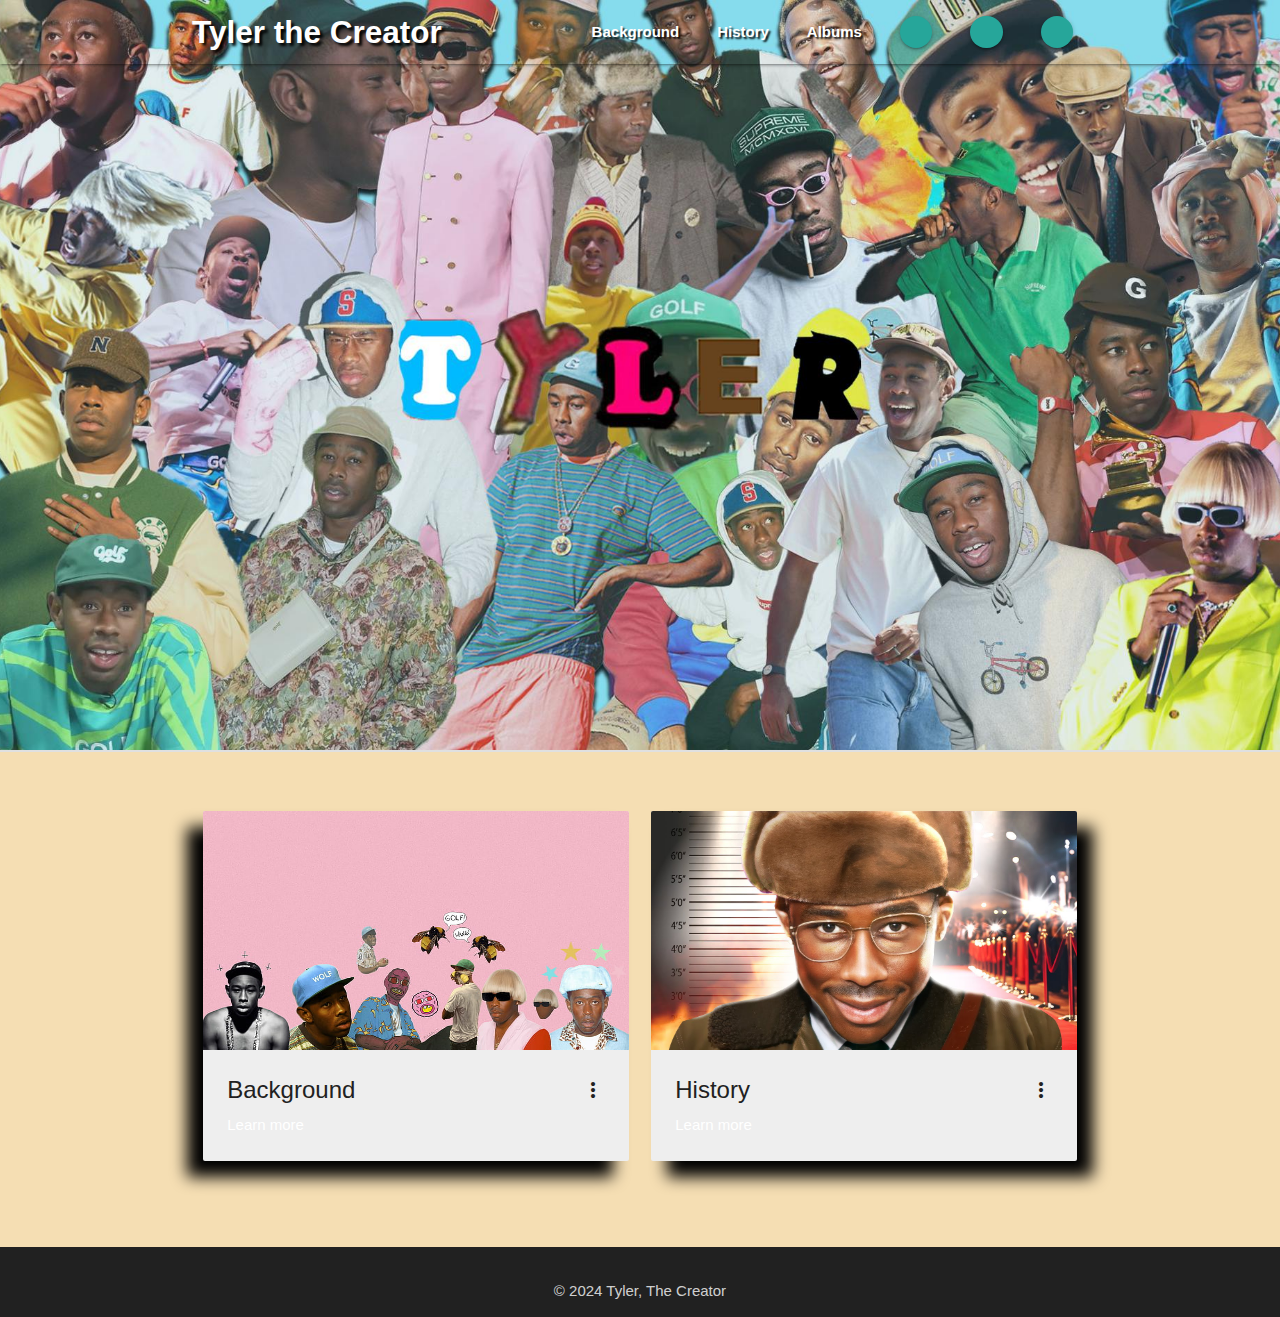
<file: index.html>
<!DOCTYPE html>
<html lang="en">
<head>
    <meta charset="UTF-8">
    <meta name="viewport" content="width=device-width, initial-scale=1.0">
    <title>Tyler the Creator</title>
    <link rel="stylesheet" href="https://use.fontawesome.com/releases/v5.0.13/css/all.css" integrity="sha384-DNOHZ68U8hZfKXOrtjWvjxusGo9WQnrNx2sqG0tfsghAvtVlRW3tvkXWZh58N9jp" crossorigin="anonymous">
    <link rel="stylesheet" href="https://fonts.googleapis.com/icon?family=Material+Icons">
    <link rel="stylesheet" href="css/materialize.min.css">
    <link rel="stylesheet" href="css/styles.css">
    
</head>
<body>
    <header class="mainhead">
        <nav class="nav-wrapper transparent">
            <div class="container">
                <a href="#" class="brand-logo"><b class="head">Tyler the Creator</b></a>
                <a href="#" class="sidenav-trigger" data-target="mobile-menu">                    
                    <i class="material-icons">menu</i>
                </a>
                <ul class="right hide-on-med-and-down shoulder">
                    <li><a href="Backgeound.html">Background</a></li>
                    <li><a href="history.html">History</a></li>
                    <li><a href="albums.html">Albums</a></li>
                    <li><a href="#" class="btn-floating btn-small indigo-darken-4" data-tooltip="This is Facebook">
                        <i class="fab fa-facebook"></i></a></li>
                    <li><a href="#" class="btn-floating btn-small indigo-darken-4" data-tooltip="This is Instagram">
                        <i class="fab fa-instagram"></i></a></li>
                    <li><a href="#" class="btn-floating btn-small indigo-darken-4" data-tooltip="This is Twitter">
                        <i class="fab fa-twitter"></i></a></li>
                </ul>
            </div>
            <ul class="shoulder2 sidenav pink lighten-3" id="mobile-menu">
                <li><a href="Backgeound.html">Background</a></li>
                <li><a href="history.html">History</a></li>
                <li><a href="albums.html">Albums</a></li>
            </ul>
        </nav>
        

    </header>
    <div class="divider"></div>
    <div class="divider"></div>
    <section class="container section" id="photos">
        <div class="row">
            <div class="col s12 l6">
            <div class="card cardman2">
                <div class="card-image waves-effect waves-block waves-light">
                  <img class="activator" src="img/HD-wallpaper-tyler-the-creator-top-25-best-tyler-the-creator-golf-wang.jpg">
                </div>
                <div class="card-content">
                  <span class="card-title activator grey-text text-darken-4">Background<i class="material-icons right">more_vert</i></span>
                  <p><a href="Backgeound.html">Learn more</a></p>
                </div>
                <div class="card-reveal">
                  <span class="card-title grey-text text-ligthen-4">Background<i class="material-icons right">close</i></span>
                  <p>Tyler, the Creator, born Tyler Gregory Okonma on March 6, 1991, in Ladera Heights, California, grew up in a dynamic 
                    environment that deeply influenced his artistry. Raised primarily by his single mother, he often faced instability due 
                    to frequent moves during his childhood. This lack of a consistent home life fueled his creativity and desire to express
                    himself through music.</p>
                </div>
              </div>
            </div>
            <div class="col s12 l6">
              <div class="card cardman ">
                <div class="card-image waves-effect waves-block waves-light">
                  <img class="activator" src="img/maxresdefault.jpg">
                </div>
                <div class="card-content">
                  <span class="card-title activator grey-text text-darken-4">History<i class="material-icons right">more_vert</i></span>
                  <p><a href="history.html">Learn more</a></p>
                </div>
                <div class="card-reveal">
                  <span class="card-title grey-text text-darken-4">History<i class="material-icons right">close</i></span>
                  <p>Tyler, the Creator's career has been marked by innovation and evolution, establishing him as a significant figure in 
                    contemporary music and culture. He is an innovative American artist known for his influential work in music, fashion,
                    and design, rising to fame with his controversial and evolving sound through albums like Bastard, Flower Boy, 
                    and IGOR.</p>
                </div>
              </div>
            </div>
        </div>
    </section>

    

    <footer class="page-footer grey darken-4">
        <div class="footer-copyright grey darken-4">
            <div class="center-align container">&copy; 2024 Tyler, The Creator</div>
        </div>
    </footer>

    <script src="js/jQuery.js"></script>
    <script src="js/materialize.min.js"></script>
    <script>
        $(document).ready(function(){

            $('.sidenav').sidenav();

            $('.carousel').carousel({
                indicators: true
            });

            $('.fixed-action-btn').floatingActionButton();

        });
    </script>
</body>
</html>
</file>
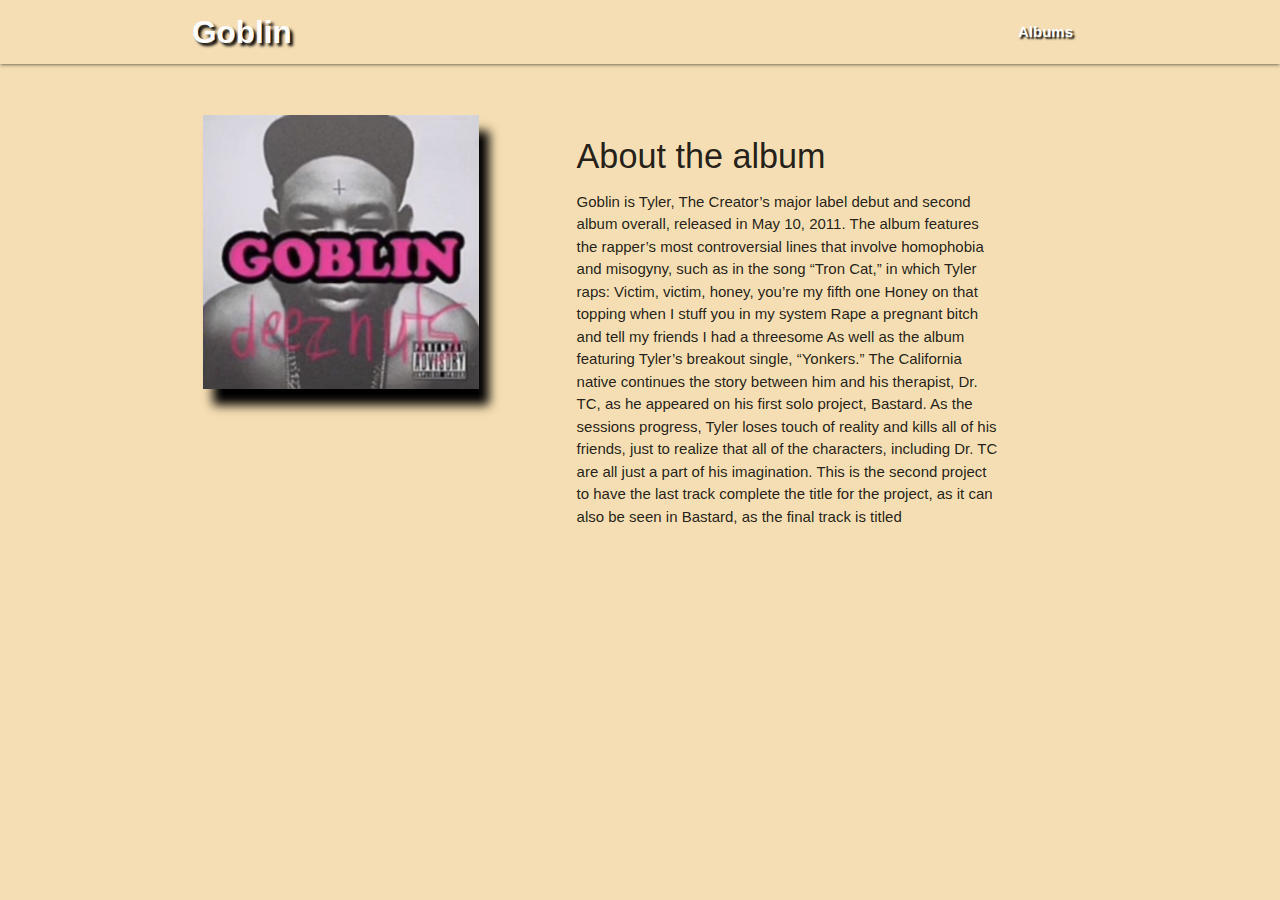
<file: album1.html>
<!DOCTYPE html>
<html lang="en">
<head>
    <meta charset="UTF-8">
    <meta name="viewport" content="width=device-width, initial-scale=1.0">
    <title>Document</title>
    <link rel="stylesheet" href="https://use.fontawesome.com/releases/v5.0.13/css/all.css" integrity="sha384-DNOHZ68U8hZfKXOrtjWvjxusGo9WQnrNx2sqG0tfsghAvtVlRW3tvkXWZh58N9jp" crossorigin="anonymous">
    <link rel="stylesheet" href="https://fonts.googleapis.com/icon?family=Material+Icons">
    <link rel="stylesheet" href="css/materialize.min.css">
    <link rel="stylesheet" href="css/styles.css">
</head>
<body>
    <header class="album1">
        <nav class="nav-wrapper transparent">
            <div class="container">
                <a href="#" class="brand-logo"><b class="head">Goblin</b></a>
                <a href="#" class="sidenav-trigger" data-target="mobile-menu">                    
                    <i class="material-icons">menu</i>
                </a>
                <ul class="right hide-on-med-and-down shoulder">
                    <li><a href="albums.html">Albums</a></li>
                </ul>
            </div>
            <ul class="shoulder2 sidenav pink lighten-3" id="mobile-menu">
                <li><a href="albums.html">Albums</a></li>
            </ul>
        </nav>
    </header>
    <section>
        <div class="container section">
            <div class="row">
                <div class="col s12 l4">
                    <img src="img/goblin cover.jpg" class="responsive-img materialboxed shadowman">
                </div>
                <div class="col s12 l6 offset-l1">
                    <h4 class=" text-coloreddd">About the album</h4>
                    <p>Goblin is Tyler, The Creator’s major label debut and second album overall, released in May 10, 2011. 
                        The album features the rapper’s most controversial lines that involve homophobia and misogyny, such as 
                        in the song “Tron Cat,” in which Tyler raps: Victim, victim, honey, you’re my fifth one Honey on that 
                        topping when I stuff you in my system Rape a pregnant bitch and tell my friends I had a threesome As 
                        well as the album featuring Tyler’s breakout single, “Yonkers.” The California native continues the story 
                        between him and his therapist, Dr. TC, as he appeared on his first solo project, Bastard. As the sessions 
                        progress, Tyler loses touch of reality and kills all of his friends, just to realize that all of the 
                        characters, including Dr. TC are all just a part of his imagination. This is the second project to have 
                        the last track complete the title for the project, as it can also be seen in Bastard, as the final track 
                        is titled<p>
                </div>
            </div>
        </div>
    </section>
</body>
</html>
</file>
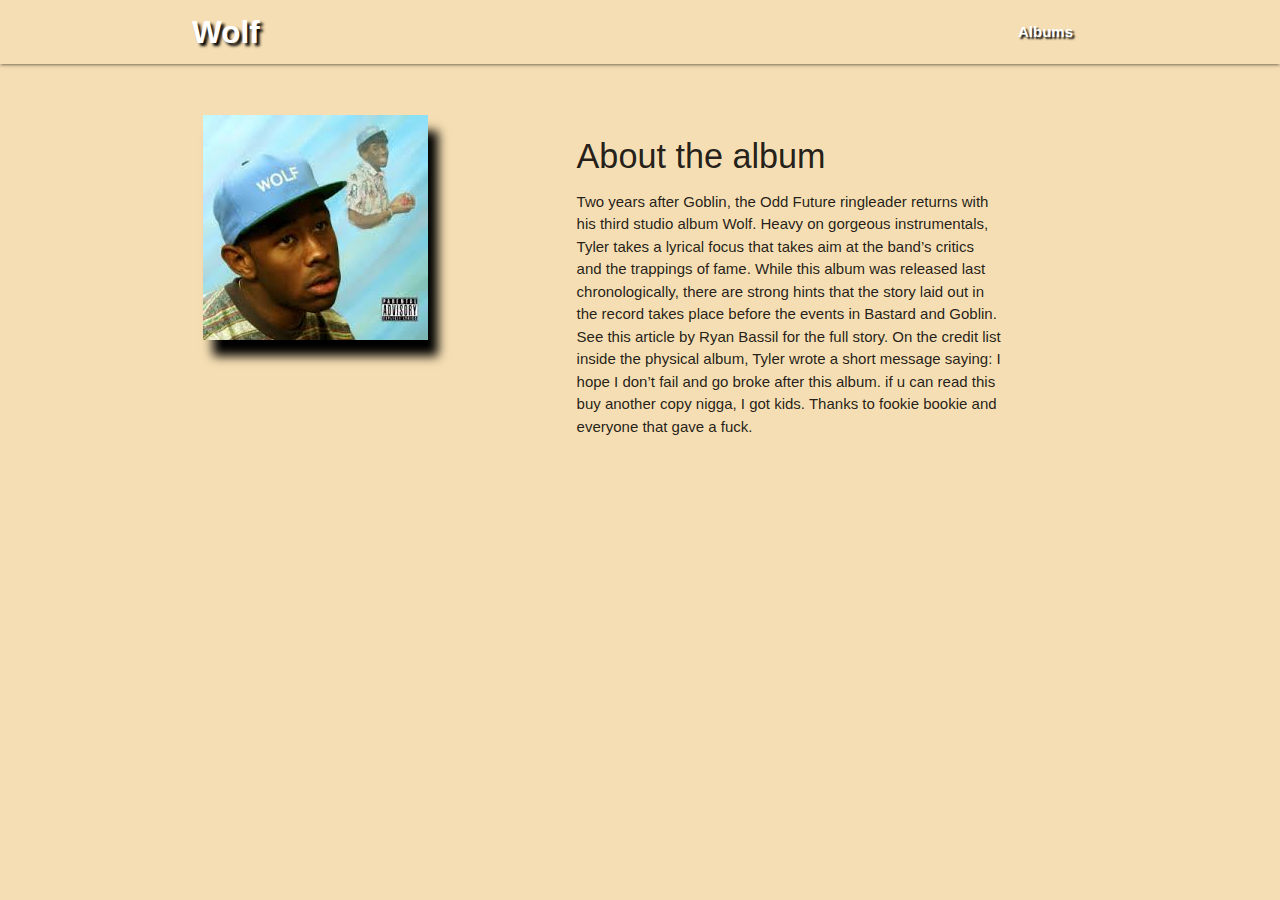
<file: album2.html>
<!DOCTYPE html>
<html lang="en">
<head>
    <meta charset="UTF-8">
    <meta name="viewport" content="width=device-width, initial-scale=1.0">
    <title>Document</title>
    <link rel="stylesheet" href="https://use.fontawesome.com/releases/v5.0.13/css/all.css" integrity="sha384-DNOHZ68U8hZfKXOrtjWvjxusGo9WQnrNx2sqG0tfsghAvtVlRW3tvkXWZh58N9jp" crossorigin="anonymous">
    <link rel="stylesheet" href="https://fonts.googleapis.com/icon?family=Material+Icons">
    <link rel="stylesheet" href="css/materialize.min.css">
    <link rel="stylesheet" href="css/styles.css">
</head>
<body>
    <header class="album1">
        <nav class="nav-wrapper transparent">
            <div class="container">
                <a href="#" class="brand-logo"><b class="head">Wolf</b></a>
                <a href="#" class="sidenav-trigger" data-target="mobile-menu">                    
                    <i class="material-icons">menu</i>
                </a>
                <ul class="right hide-on-med-and-down shoulder">
                    <li><a href="albums.html">Albums</a></li>
                </ul>
            </div>
            <ul class="shoulder2 sidenav pink lighten-3" id="mobile-menu">
                <li><a href="albums.html">Albums</a></li>
            </ul>
        </nav>
    </header>
    <section>
        <div class="container section">
            <div class="row">
                <div class="col s12 l4">
                    <img src="img/wolf cover.jpg" class="responsive-img materialboxed shadowman">
                </div>
                <div class="col s12 l6 offset-l1">
                    <h4 class=" text-coloreddd">About the album</h4>
                    <p>Two years after Goblin, the Odd Future ringleader returns with his third studio album Wolf. Heavy on gorgeous instrumentals, Tyler takes a lyrical focus that takes aim at the band’s critics and the trappings of fame. While this album was released last chronologically, there are strong hints that the story laid out in the record takes place before the events in Bastard and Goblin. See this article by Ryan Bassil for the full story. On the credit list inside the physical album, Tyler wrote a short message saying: I hope I don’t fail and go broke after this album. if u can read this buy another copy nigga, I got kids. Thanks to fookie bookie and everyone that gave a fuck.<p>
                </div>
            </div>
        </div>
    </section>
</body>
</html>
</file>
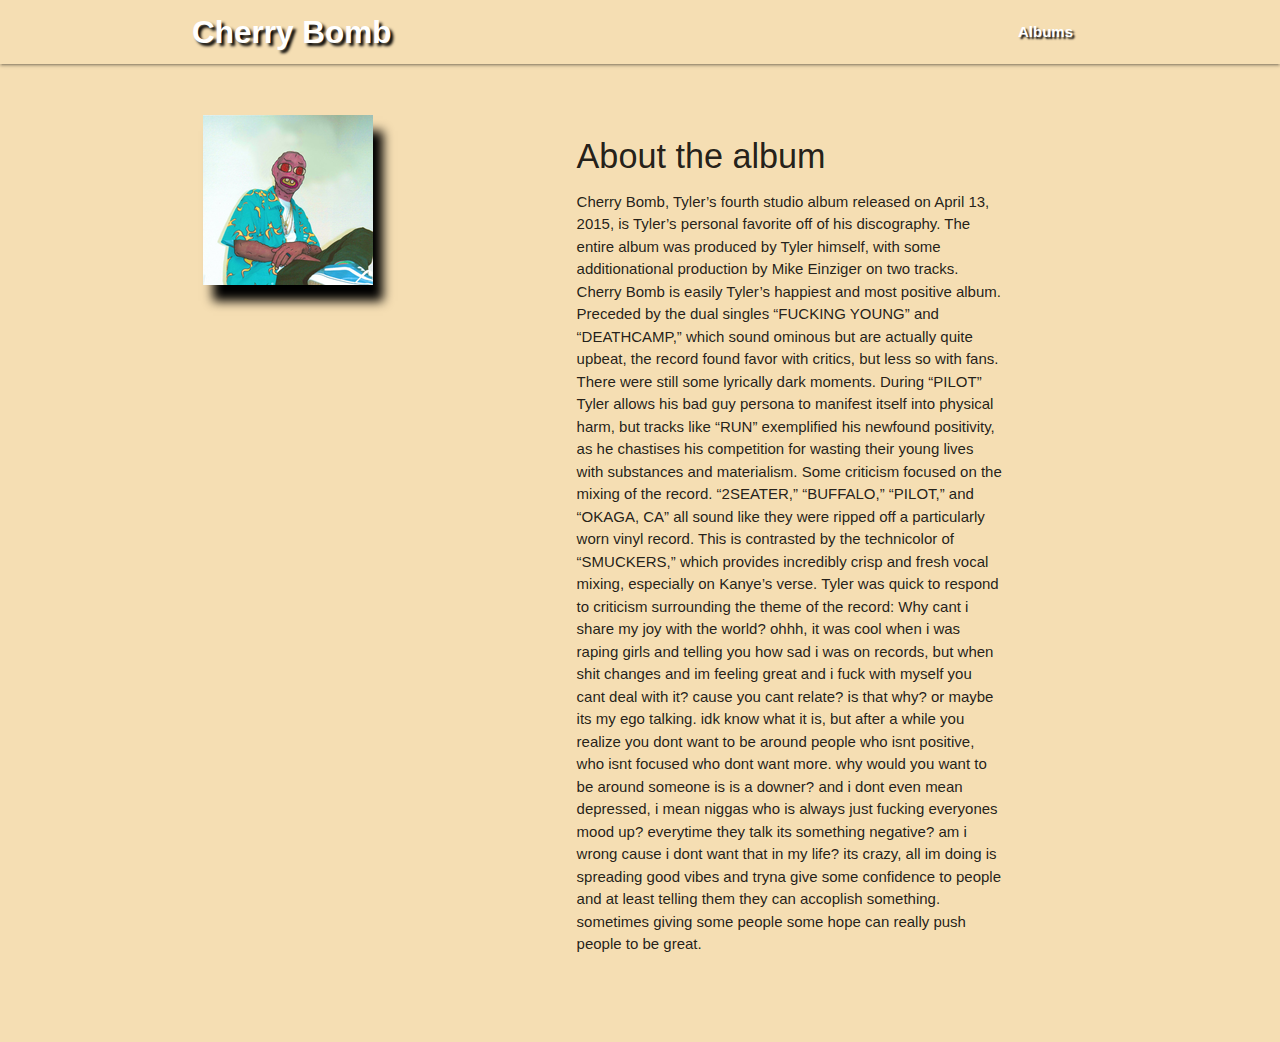
<file: album3.html>
<!DOCTYPE html>
<html lang="en">
<head>
    <meta charset="UTF-8">
    <meta name="viewport" content="width=device-width, initial-scale=1.0">
    <title>Document</title>
    <link rel="stylesheet" href="https://use.fontawesome.com/releases/v5.0.13/css/all.css" integrity="sha384-DNOHZ68U8hZfKXOrtjWvjxusGo9WQnrNx2sqG0tfsghAvtVlRW3tvkXWZh58N9jp" crossorigin="anonymous">
    <link rel="stylesheet" href="https://fonts.googleapis.com/icon?family=Material+Icons">
    <link rel="stylesheet" href="css/materialize.min.css">
    <link rel="stylesheet" href="css/styles.css">
</head>
<body>
    <header class="album1">
        <nav class="nav-wrapper transparent">
            <div class="container">
                <a href="#" class="brand-logo"><b class="head">Cherry Bomb</b></a>
                <a href="#" class="sidenav-trigger" data-target="mobile-menu">                    
                    <i class="material-icons">menu</i>
                </a>
                <ul class="right hide-on-med-and-down shoulder">
                    <li><a href="albums.html">Albums</a></li>
                </ul>
            </div>
            <ul class="shoulder2 sidenav pink lighten-3" id="mobile-menu">
                <li><a href="albums.html">Albums</a></li>
            </ul>
        </nav>
    </header>
    <section>
        <div class="container section">
            <div class="row">
                <div class="col s12 l4">
                    <img src="img/cherry bomb cover.png" class="responsive-img materialboxed shadowman">
                </div>
                <div class="col s12 l6 offset-l1">
                    <h4 class=" text-coloreddd">About the album</h4>
                    <p>Cherry Bomb, Tyler’s fourth studio album released on April 13, 2015, is Tyler’s personal favorite off of his discography. The entire album was produced by Tyler himself, with some additionational production by Mike Einziger on two tracks. Cherry Bomb is easily Tyler’s happiest and most positive album. Preceded by the dual singles “FUCKING YOUNG” and “DEATHCAMP,” which sound ominous but are actually quite upbeat, the record found favor with critics, but less so with fans. There were still some lyrically dark moments. During “PILOT” Tyler allows his bad guy persona to manifest itself into physical harm, but tracks like “RUN” exemplified his newfound positivity, as he chastises his competition for wasting their young lives with substances and materialism. Some criticism focused on the mixing of the record. “2SEATER,” “BUFFALO,” “PILOT,” and “OKAGA, CA” all sound like they were ripped off a particularly worn vinyl record. This is contrasted by the technicolor of “SMUCKERS,” which provides incredibly crisp and fresh vocal mixing, especially on Kanye’s verse. Tyler was quick to respond to criticism surrounding the theme of the record: Why cant i share my joy with the world? ohhh, it was cool when i was raping girls and telling you how sad i was on records, but when shit changes and im feeling great and i fuck with myself you cant deal with it? cause you cant relate? is that why? or maybe its my ego talking. idk know what it is, but after a while you realize you dont want to be around people who isnt positive, who isnt focused who dont want more. why would you want to be around someone is is a downer? and i dont even mean depressed, i mean niggas who is always just fucking everyones mood up? everytime they talk its something negative? am i wrong cause i dont want that in my life? its crazy, all im doing is spreading good vibes and tryna give some confidence to people and at least telling them they can accoplish something. sometimes giving some people some hope can really push people to be great.<p>
                </div>
            </div>
        </div>
    </section>
</body>
</html>
</file>
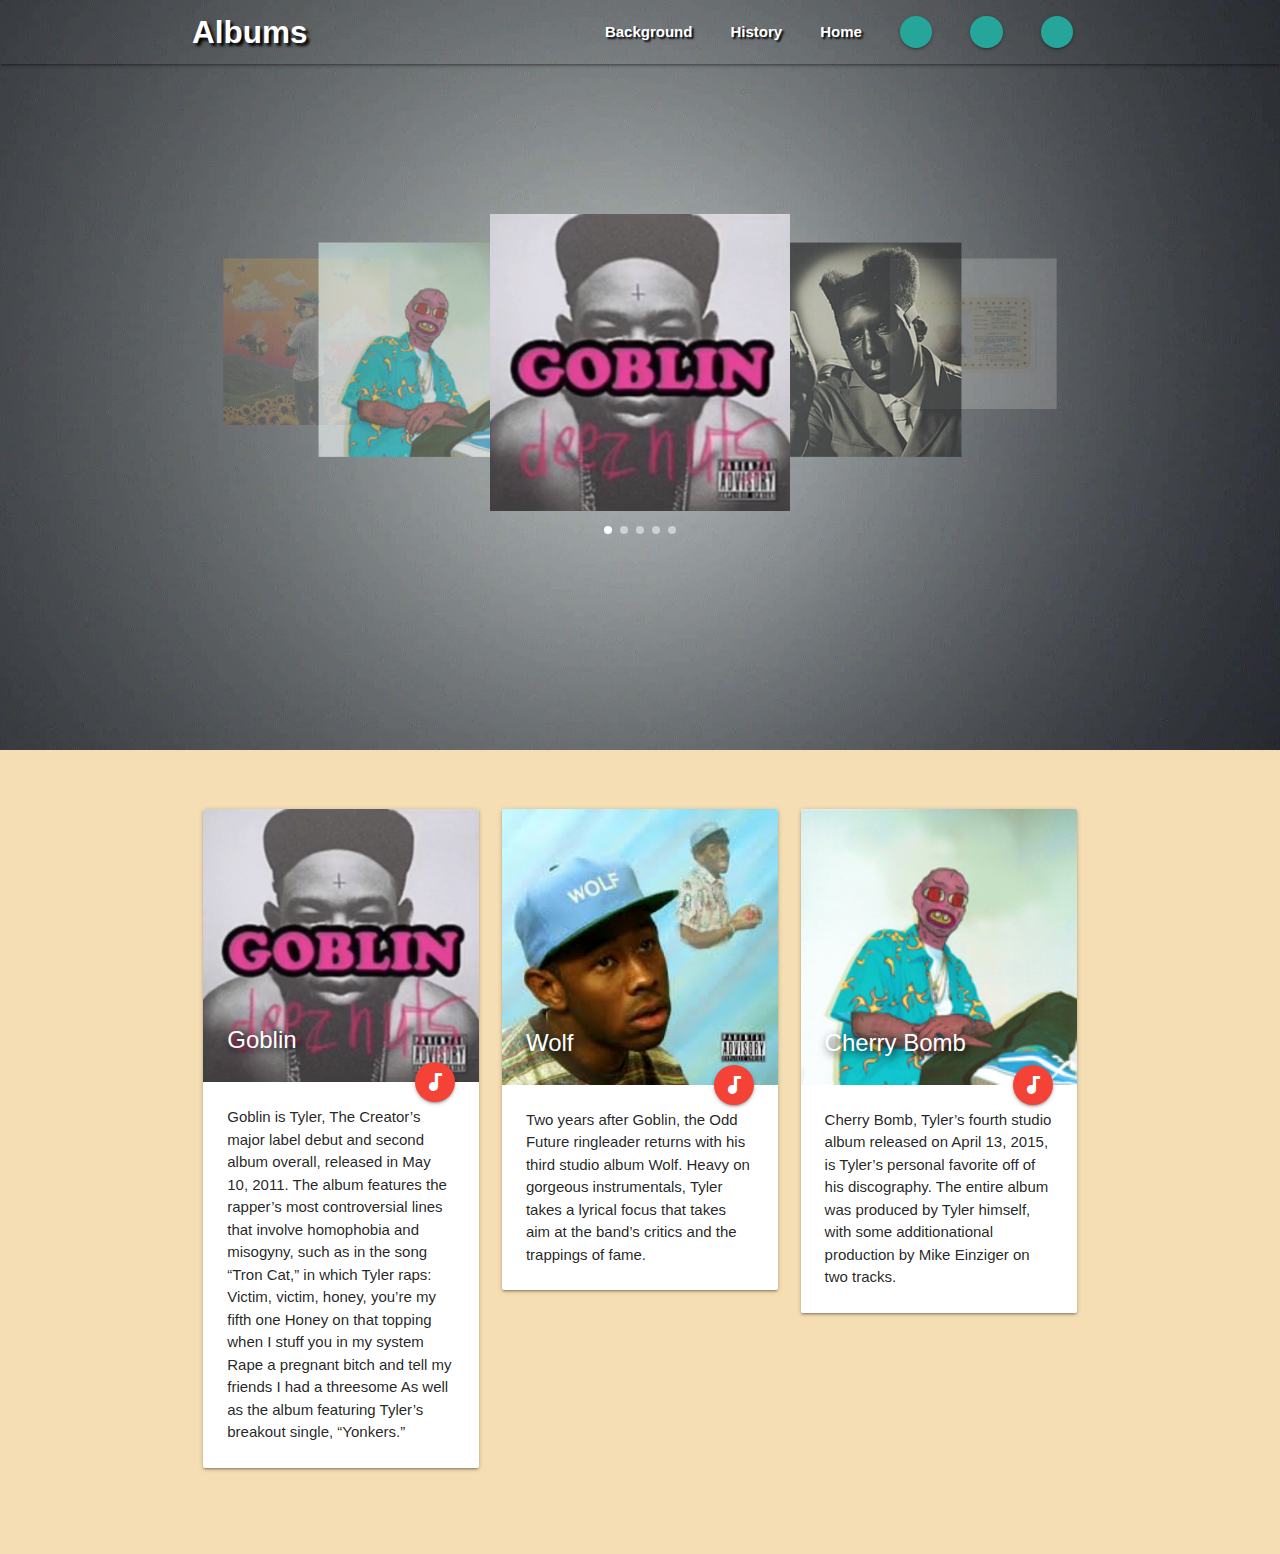
<file: albums.html>
<!DOCTYPE html>
<html lang="en">
<head>
    <meta charset="UTF-8">
    <meta name="viewport" content="width=device-width, initial-scale=1.0">
    <link rel="stylesheet" href="css/materialize.min.css">
    <link rel="stylesheet" href="https://use.fontawesome.com/releases/v5.0.13/css/all.css" integrity="sha384-DNOHZ68U8hZfKXOrtjWvjxusGo9WQnrNx2sqG0tfsghAvtVlRW3tvkXWZh58N9jp" crossorigin="anonymous">
    <link rel="stylesheet" href="https://fonts.googleapis.com/icon?family=Material+Icons">
    <link rel="stylesheet" href="css/styles.css">
    <title>Document</title>
    <style>
        .card-title {
            font-weight: bold;
            text-shadow: 3px 3px 10px  #000000;
        }
    </style>
</head>
<body>
    <header class="albumhead">
        <nav class="nav-wrapper transparent">
            <div class="container">
                <a href="#" class="brand-logo"><b class="head">Albums</b></a>
                <a href="#" class="sidenav-trigger" data-target="mobile-menu">                    
                    <i class="material-icons">menu</i>
                </a>
                <ul class="right hide-on-med-and-down shoulder">
                    <li><a href="Backgeound.html">Background</a></li>
                    <li><a href="history.html">History</a></li>
                    <li><a href="index.html">Home</a></li>
                    <li><a href="#" class="btn-floating btn-small indigo-darken-4" data-tooltip="This is Facebook">
                        <i class="fab fa-facebook"></i></a></li>
                    <li><a href="#" class="btn-floating btn-small indigo-darken-4" data-tooltip="This is Instagram">
                        <i class="fab fa-instagram"></i></a></li>
                    <li><a href="#" class="btn-floating btn-small indigo-darken-4" data-tooltip="This is Twitter">
                        <i class="fab fa-twitter"></i></a></li>
                </ul>
            </div>
            <ul class="shoulder2 sidenav pink lighten-3" id="mobile-menu">
                <li><a href="Backgeound.html">Background</a></li>
                <li><a href="history.html">History</a></li>
                <li><a href="index.html">Home</a></li>
            </ul>
        </nav>
        <div class="container ">
            <div class="carousel">
                <a class="carousel-item" href="#one!"><img src="img/goblin cover.jpg"></a>
                <a class="carousel-item" href="#two!"><img src="img/Chromakopia_CD_cover.jpg"></a>
                <a class="carousel-item" href="#three!"><img src="img/Call Me If You Get Lost 2.jpg"></a>
                <a class="carousel-item" href="#four!"><img src="img/Flower Boy.jpg"></a>
                <a class="carousel-item" href="#five!"><img src="img/cherry bomb cover.png"></a>
              </div>
            </div>

    </header>
    <section class="container section">
        <div class="row">
            <div class="col s12 m4">
                <div class="card">
                  <div class="card-image">
                    <img src="img/goblin cover.jpg">
                    <span class="card-title">Goblin</span>
                    <a href="album1.html" class="btn-floating halfway-fab waves-effect waves-light red"><i class="material-icons">audiotrack</i></a>
                  </div>
                  <div class="card-content">
                    <p>Goblin is Tyler, The Creator’s major label debut and second album overall, released in May 10, 2011. The album features the rapper’s most controversial lines that involve homophobia and misogyny, such as in the song “Tron Cat,” in which Tyler raps: Victim, victim, honey, you’re my fifth one Honey on that topping when I stuff you in my system Rape a pregnant bitch and tell my friends I had a threesome As well as the album featuring Tyler’s breakout single, “Yonkers.”</p>
                  </div>
                </div>
              </div>
              <div class="col s12 m4">
                <div class="card">
                  <div class="card-image">
                    <img src="img/wolf cover.jpg">
                    <span class="card-title">Wolf</span>
                    <a href="album2.html" class="btn-floating halfway-fab waves-effect waves-light red"><i class="material-icons">audiotrack</i></a>
                  </div>
                  <div class="card-content">
                    <p>Two years after Goblin, the Odd Future ringleader returns with his third studio album Wolf. Heavy on gorgeous instrumentals, Tyler takes a lyrical focus that takes aim at the band’s critics and the trappings of fame.</p>
                  </div>
                </div>
              </div>
              <div class="col s12 m4">
                <div class="card">
                  <div class="card-image">
                    <img src="img/cherry bomb cover.png">
                    <span class="card-title">Cherry Bomb</span>
                    <a href="album3.html" class="btn-floating halfway-fab waves-effect waves-light red"><i class="material-icons">audiotrack</i></a>
                  </div>
                  <div class="card-content">
                    <p>Cherry Bomb, Tyler’s fourth studio album released on April 13, 2015, is Tyler’s personal favorite off of his discography. The entire album was produced by Tyler himself, with some additionational production by Mike Einziger on two tracks.</p>
                  </div>
                </div>
              </div>
        </div>
    </section>

    <script src="js/jQuery.js"></script>
    <script src="js/materialize.min.js"></script>
    <script>
        $(document).ready(function(){

$('.sidenav').sidenav();

$('.carousel').carousel({
    indicators: true
});

});
    </script>
</body>
</html>
</file>
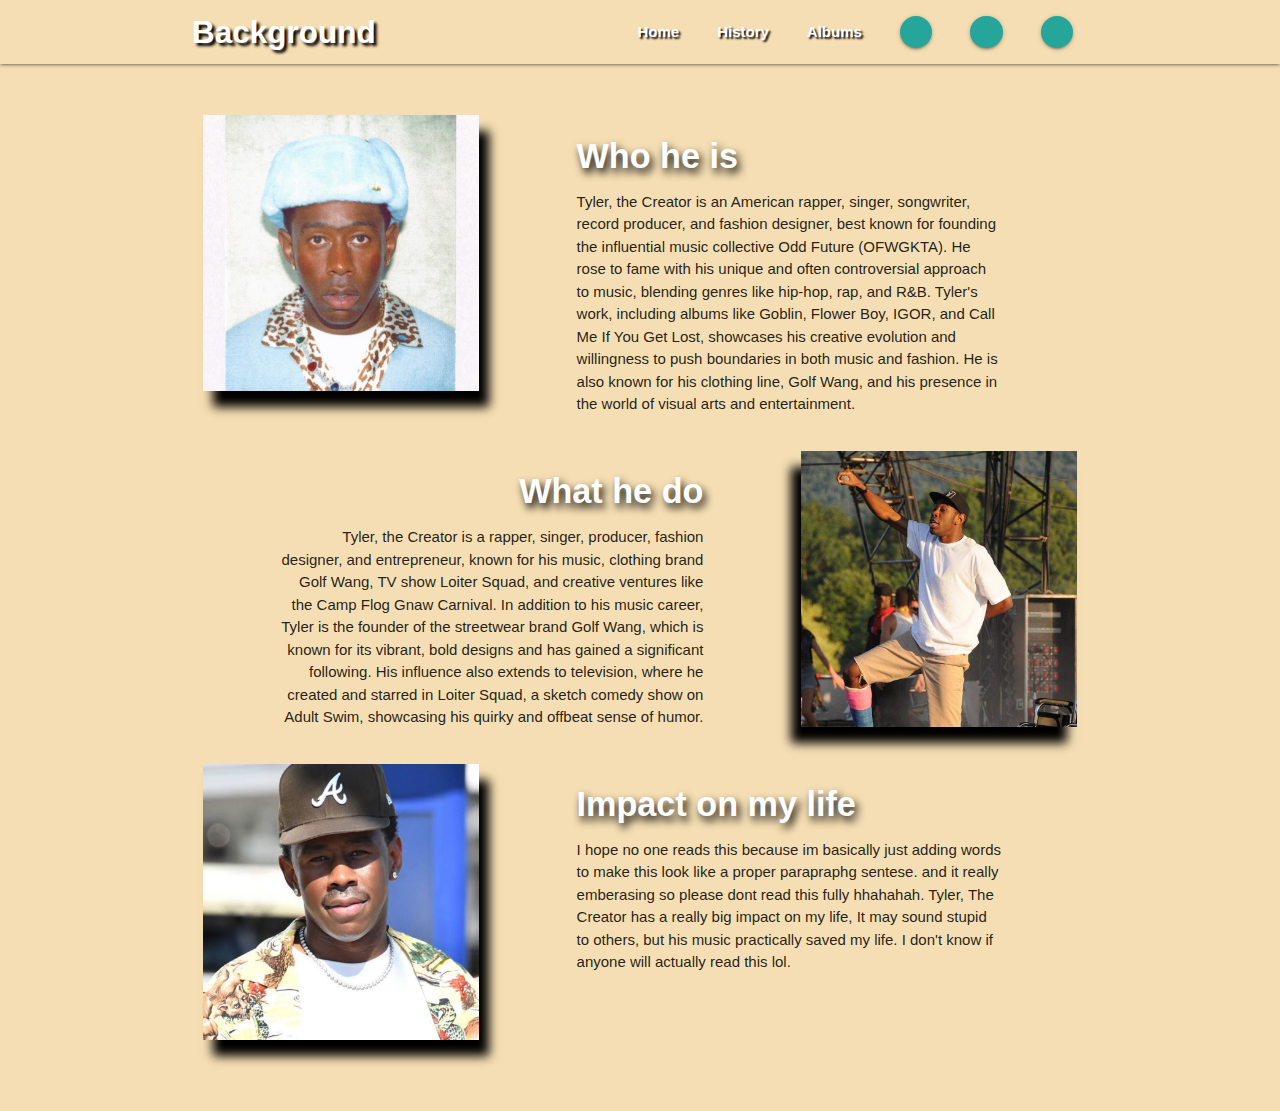
<file: Backgeound.html>
<!DOCTYPE html>
<html lang="en">
<head>
    <meta charset="UTF-8">
    <meta name="viewport" content="width=device-width, initial-scale=1.0">
    <link rel="stylesheet" href="css/materialize.min.css">
    <link rel="stylesheet" href="https://use.fontawesome.com/releases/v5.0.13/css/all.css" integrity="sha384-DNOHZ68U8hZfKXOrtjWvjxusGo9WQnrNx2sqG0tfsghAvtVlRW3tvkXWZh58N9jp" crossorigin="anonymous">
    <link rel="stylesheet" href="https://fonts.googleapis.com/icon?family=Material+Icons">
    <link rel="stylesheet" href="css/styles.css">
    <title>Document</title>
    <style>
        .text-coloreddd{
            color: white;
            font-weight: bold;
            text-shadow: 3px 5px 8px #000000;
        }
    </style>
</head>
<body>
    <header class="backhead">
        <nav class="nav-wrapper transparent">
            <div class="container">
                <a href="#" class="brand-logo"><b class="head">Background</b></a>
                <a href="#" class="sidenav-trigger" data-target="mobile-menu">                    
                    <i class="material-icons">menu</i>
                </a>
                <ul class="right hide-on-med-and-down shoulder">
                    <li><a href="index.html">Home</a></li>
                    <li><a href="history.html">History</a></li>
                    <li><a href="albums.html">Albums</a></li>
                    <li><a href="#" class="btn-floating btn-small indigo-darken-4" data-tooltip="This is Facebook">
                        <i class="fab fa-facebook"></i></a></li>
                    <li><a href="#" class="btn-floating btn-small indigo-darken-4" data-tooltip="This is Instagram">
                        <i class="fab fa-instagram"></i></a></li>
                    <li><a href="#" class="btn-floating btn-small indigo-darken-4" data-tooltip="This is Twitter">
                        <i class="fab fa-twitter"></i></a></li>
                </ul>
            </div>
            <ul class="shoulder2 sidenav pink lighten-3" id="mobile-menu">
                <li><a href="index.html">Home</a></li>
                <li><a href="history.html">History</a></li>
                <li><a href="albums.html">Albums</a></li>
            </ul>
        </nav>

    </header>
    <section class="container section" id="Backgeound">
        <div class="row">
            <div class="col s12 l4">
                <img src="img/Tyler Guy.jpg" class="responsive-img materialboxed shadowman">
            </div>
            <div class="col s12 l6 offset-l1">
                <h4 class=" text-coloreddd">Who he is</h4>
                <p>Tyler, the Creator is an American rapper, singer, songwriter, record producer, and fashion designer, 
                    best known for founding the influential music collective Odd Future (OFWGKTA). He rose to fame with his 
                    unique and often controversial approach to music, blending genres like hip-hop, rap, and R&B. Tyler's work, 
                    including albums like Goblin, Flower Boy, IGOR, and Call Me If You Get Lost, showcases his creative evolution 
                    and willingness to push boundaries in both music and fashion. He is also known for his clothing line, Golf 
                    Wang, and his presence in the world of visual arts and entertainment.<p>
            </div>
        </div>
        <div class="row">
            <div class="col s12 l4 push-l7 offset-l1">
                <img src="img/tyler+the+creator+-+2023.JPG" class="responsive-img materialboxed shadowman-left">
            </div>
            <div class="col s12 l6 pull-l4 right-align">
                <h4 class="text-coloreddd">What he do</h4>
                <p>Tyler, the Creator is a rapper, singer, producer, fashion designer, and entrepreneur, known for his music, 
                    clothing brand Golf Wang, TV show Loiter Squad, and creative ventures like the Camp Flog Gnaw Carnival. 
                    In addition to his music career, Tyler is the founder of the streetwear brand Golf Wang, which is known for 
                    its vibrant, bold designs and has gained a significant following. His influence also extends to television, 
                    where he created and starred in Loiter Squad, a sketch comedy show on Adult Swim, showcasing his quirky and 
                    offbeat sense of humor. </p>
            </div>
        </div>
        <div class="row">
            <div class="col s12 l4">
                <img src="img/images.jpg" alt="nature" class="responsive-img materialboxed shadowman">
            </div>
            <div class="col s12 l6 offset-l1">
                <h4 class="text-coloreddd">Impact on my life</h4>
                <p>I hope no one reads this because im basically just adding words to make this  look like a proper parapraphg sentese. and it really emberasing so please dont read this fully hhahahah. Tyler, The Creator has a really big impact on my life, It may sound stupid to others, but his music practically 
                    saved my life. I don't know if anyone will actually read this lol. </p>
            </div>
        </div>
    </section>

    <script src="js/jQuery.js"></script>
    <script src="js/materialize.min.js"></script>
</body>
</html>
</file>
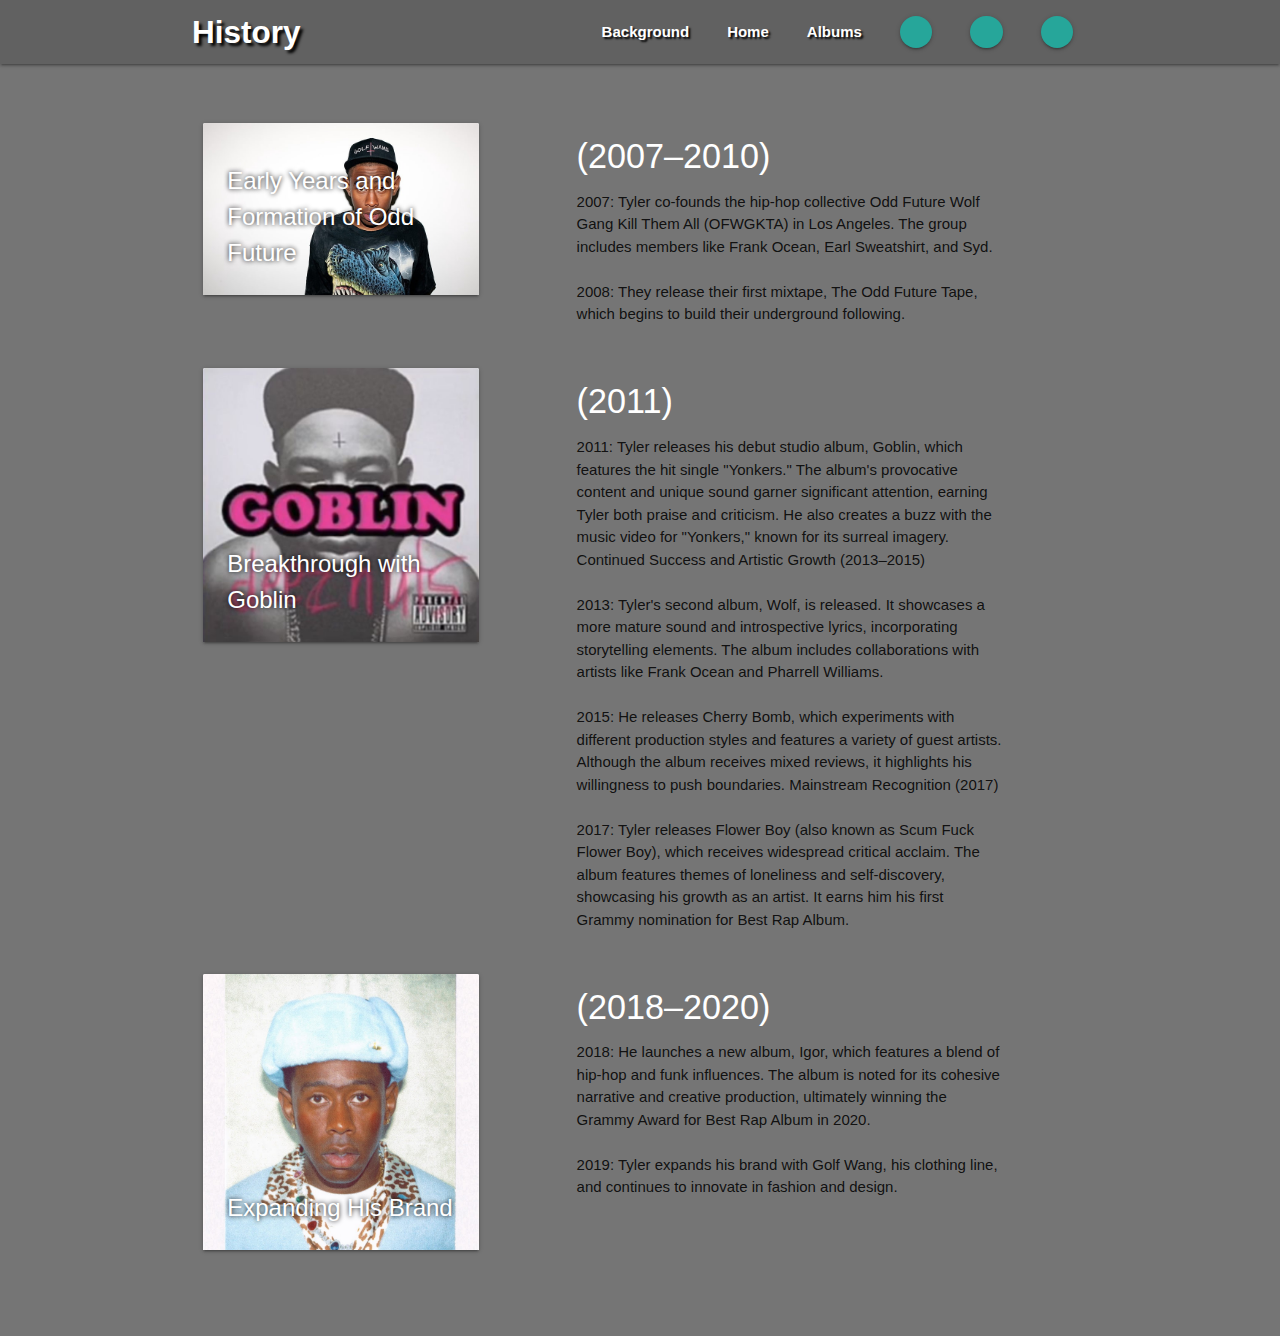
<file: history.html>
<!DOCTYPE html>
<html lang="en">
<head>
    <meta charset="UTF-8">
    <meta name="viewport" content="width=device-width, initial-scale=1.0">
    <link rel="stylesheet" href="css/materialize.min.css">
    <link rel="stylesheet" href="https://use.fontawesome.com/releases/v5.0.13/css/all.css" integrity="sha384-DNOHZ68U8hZfKXOrtjWvjxusGo9WQnrNx2sqG0tfsghAvtVlRW3tvkXWZh58N9jp" crossorigin="anonymous">
    <link rel="stylesheet" href="https://fonts.googleapis.com/icon?family=Material+Icons">
    <link rel="stylesheet" href="css/styles.css">
    <title>Document</title>

<style>
</style>

</head>
<body class="grey darken-1">
    <header>
        <nav class="nav-wrapper grey darken-2">
            <div class="container">
                <a href="#" class="brand-logo"><b class="head">History</b></a>
                <a href="#" class="sidenav-trigger" data-target="mobile-menu">                    
                    <i class="material-icons">menu</i>
                </a>
                <ul class="right hide-on-med-and-down shoulder ">
                    <li><a href="Backgeound.html">Background</a></li>
                    <li><a href="index.html">Home</a></li>
                    <li><a href="albums.html">Albums</a></li>
                    <li><a href="#" class="btn-floating btn-small indigo-darken-4" data-tooltip="This is Facebook">
                        <i class="fab fa-facebook"></i></a></li>
                    <li><a href="#" class="btn-floating btn-small indigo-darken-4" data-tooltip="This is Instagram">
                        <i class="fab fa-instagram"></i></a></li>
                    <li><a href="#" class="btn-floating btn-small indigo-darken-4" data-tooltip="This is Twitter">
                        <i class="fab fa-twitter"></i></a></li>
                </ul>
            </div>
            <ul class="shoulder2 sidenav pink lighten-3" id="mobile-menu">
                <li><a href="Backgeound.html">Background</a></li>
                <li><a href="index.html">Home</a></li>
                <li><a href="albums.html">Albums</a></li>
            </ul>
        </nav>

    </header>
    <section class="container section ">
        <div class="row">
            <div class="col s12 l4">
                <div class="card">
                    <div class="card-image">
                        <img src="img/tyler-cherry-bomb-2015-wallpaper-preview.jpg">
                        <span class="card-title carded">Early Years and Formation of Odd Future</span>
                    </div>
                </div>
            </div>
            <div class="col s12 l6 offset-l1">
                <h4 class="historied">(2007–2010)</h4>
                <p>2007: Tyler co-founds the hip-hop collective Odd Future Wolf Gang Kill Them All (OFWGKTA) in Los Angeles. The group includes members like Frank Ocean, Earl Sweatshirt, and Syd.
<br><br>
                    2008: They release their first mixtape, The Odd Future Tape, which begins to build their underground following.</p>
            </div>
        </div>
        <div class="row">
            <div class="col s12 l4">
                <div class="card">
                    <div class="card-image">
                        <img src="img/goblin cover.jpg">
                        <span class="card-title carded">Breakthrough with Goblin</span>
                    </div>
                </div>
            </div>
            <div class="col s12 l6 offset-l1">
                <h4 class="historied">(2011)</h4>
                <p>2011: Tyler releases his debut studio album, Goblin, which features the hit single "Yonkers." The album's provocative content and unique sound garner significant attention, earning Tyler both praise and criticism. He also creates a buzz with the music video for "Yonkers," known for its surreal imagery. Continued Success and Artistic Growth (2013–2015)
                    <br><br>
                    2013: Tyler's second album, Wolf, is released. It showcases a more mature sound and introspective lyrics, incorporating storytelling elements. The album includes collaborations with artists like Frank Ocean and Pharrell Williams.
                    <br><br>
                    2015: He releases Cherry Bomb, which experiments with different production styles and features a variety of guest artists. Although the album receives mixed reviews, it highlights his willingness to push boundaries. Mainstream Recognition (2017)
                    <br><br>
                    2017: Tyler releases Flower Boy (also known as Scum Fuck Flower Boy), which receives widespread critical acclaim. The album features themes of loneliness and self-discovery, showcasing his growth as an artist. It earns him his first Grammy nomination for Best Rap Album.</p>
            </div>
        </div>
        <div class="row">
            <div class="col s12 l4">
                <div class="card">
                    <div class="card-image">
                        <img src="img/Tyler Guy.jpg">
                        <span class="card-title carded">Expanding His Brand</span>
                    </div>
                </div>
            </div>
            <div class="col s12 l6 offset-l1">
                <h4 class="historied">(2018–2020)</h4>
                <p>2018: He launches a new album, Igor, which features a blend of hip-hop and funk influences. The album is noted for its cohesive narrative and creative production, ultimately winning the Grammy Award for Best Rap Album in 2020.
                    <br><br>
                    2019: Tyler expands his brand with Golf Wang, his clothing line, and continues to innovate in fashion and design.</p>
            </div>
        </div>
    </section>
    

    <script src="js/jQuery.js"></script>
    <script src="js/materialize.min.js"></script>
</body>
</html>
</file>
<file: css/styles.css>
body {
    font-family: Arial, Helvetica, sans-serif;
    background-color: wheat;
}
.carousel {
    height: 500px;
    margin-bottom: 40px;
    
}
.carousel .carousel-item {
    width: 300px;
}

.albumhead {
    background-image: url(websitebackground.jpg);
    background-size: cover;
    background-position: center;
    min-height: 750px;
}
.head {
    text-shadow: 3px 3px 3px #000000;
}

.shoulder {
    font-weight: bold;
    text-shadow: 2px 2px 2px #000000;
}

.shoulder2 {
    color: 	#bbbbbb;
    text-shadow: 1px 1px red;
}
.cardman {
    background-color: #eeeeee;
    box-shadow: 16px 16px 16px #000000; 
}
.cardman2 {
    background-color: #eeeeee;
    box-shadow: -16px 16px 16px #000000; 
}
.carusell {
    background-color: #eeeeee;
    box-shadow: 16px 16px 16px #000000; 
}

.AlbumCov {
    font-weight: bold;
    text-align: center;
    padding-top: 40px;
    text-shadow: 3px 4px 5px #bbbbbb;
}

.mainhead {
background-image: url(psot0wcu36x41.jpg);
background-size: cover;
background-position: center;
min-height: 750px;
}
.shadowman {
    box-shadow: 10px 16px 10px #000000;
}
.shadowman-left {
    box-shadow: -10px 16px 10px #000000;
}


.section{
    padding-top: 4vw;
    padding-bottom: 4vw;
}
nav div ul li{
padding-left: 8px;
}

a:link {
color: white;
}

.historied {
    color: white;
    font-weight: 300;
}
.carded {
    text-shadow: 0 0 5px #000;
}

@media screen and (max-width: 670px) {
    header{
        min-height: 500px;
    }
    .carousel {
        height: 300px;
        margin-bottom: 20px;
        
    }
    .carousel .carousel-item {
        width: 150px;
    }
}
</file>
